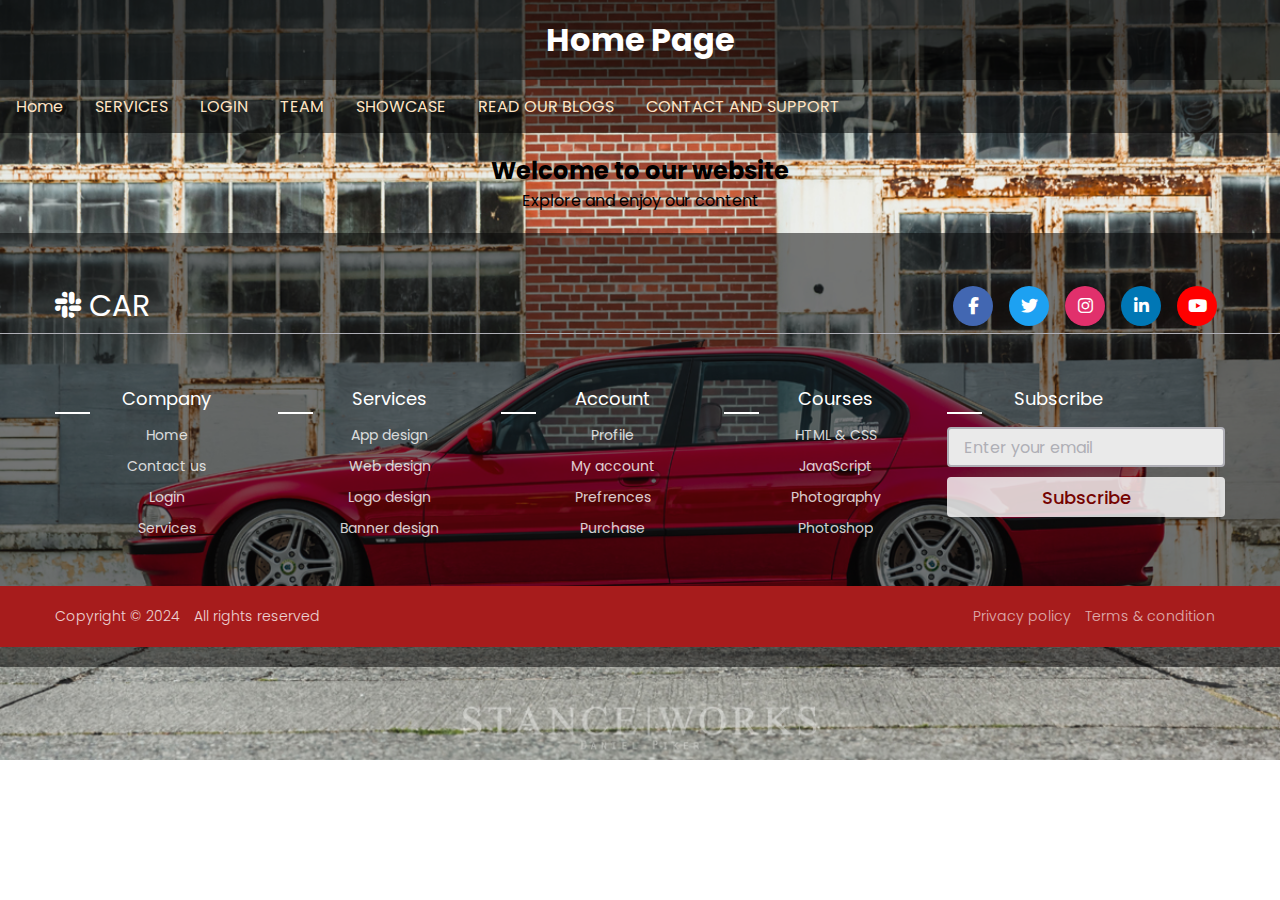
<file: index.html>
<!DOCTYPE html>
<html lang="en">
<head>
    <meta charset="UTF-8">
    <meta name="viewport" content="width=device-width, initial-scale=1.0">
    <title>Home page</title>
    <link rel='stylesheet' href='https://cdnjs.cloudflare.com/ajax/libs/font-awesome/6.4.2/css/all.min.css'><link rel="stylesheet" href="style footer.css">

    <style>
        body {
            font-family: Arial, sans-serif;
            margin: 0;
            padding: 0;
            background-image: url('bwm.jpg');
            background-size:cover;
            background-position: center;
            background-repeat: no-repeat;
            color: #fff;
            position: relative;
        }
        
        header {
            background-color: rgba(0, 0, 0, 0.7);
            padding: 1em;
            text-align: center;
            color: white;
        }
        
        nav {
            background-color: rgba(0, 0, 0, 0.5);
            overflow: hidden;
        }
        
        nav a {
            float: left;
            display: block;
            color: bisque;
            text-align: center;
            padding: 14px 16px;
            text-decoration: wavy;
            transition: background-color 0.3s; /* Added smooth transition effect */
        }
        
        nav a:hover {
            background-color: rgba(255, 255, 255, 0.2); /* Set a transparent background on hover */
            color: white;
        }
        
        img.logo {
            width: 100px;
            height: 50px;
            margin-right: 10px;
        }
        
        img.banner {
            width: 100%;
            height: auto;
        }
        
        .welcome-container {
            text-align: center;
            padding: 20px;
        }
        
    </style>
</head>
<body>
   
    <header>
        <div>
           
            <h1>Home Page</h1>
        </div>
    </header>
    
    <nav>
        <a href="index.html">Home </a>
        <a href="services.html">SERVICES</a>
        <a href="login.html">LOGIN</a>
        <a href="team.html">TEAM</a>
        <a href="showcase.html">SHOWCASE</a>
        <a href="readandblog.html">READ OUR BLOGS</a>
        <a href="contact.html">CONTACT AND SUPPORT</a>
    </nav>
    
    <div class="welcome-container">
        <h2 style="color: black;">Welcome to our website</h2>
        <p style="color: black;">Explore and enjoy our content</p>
        
    </div>
<div>
    <!-- partial:index.partial.html -->
<footer>
    <div class="content">
      <div class="top">
        <div class="logo-details">
          <i class="fab fa-slack"></i>
          <span class="logo_name">CAR</span>
        </div>
        <div class="media-icons">
          <a href="#"><i class="fab fa-facebook-f"></i></a>
          <a href="#"><i class="fab fa-twitter"></i></a>
          <a href="#"><i class="fab fa-instagram"></i></a>
          <a href="#"><i class="fab fa-linkedin-in"></i></a>
          <a href="#"><i class="fab fa-youtube"></i></a>
        </div>
      </div>
      <div class="link-boxes">
        <ul class="box">
            <li class="link_name">Company</li>
          <li><a href="index.html">Home</a></li>
          <li><a href="contact.html">Contact us</a></li>
          <li><a href="login.html">Login </a></li>
          <li><a href="services.html">Services</a></li>
        </ul>
        <ul class="box">
          <li class="link_name">Services</li>
          <li><a href="#">App design</a></li>
          <li><a href="#">Web design</a></li>
          <li><a href="#">Logo design</a></li>
          <li><a href="#">Banner design</a></li>
        </ul>
        <ul class="box">
          <li class="link_name">Account</li>
          <li><a href="#">Profile</a></li>
          <li><a href="#">My account</a></li>
          <li><a href="#">Prefrences</a></li>
          <li><a href="#">Purchase</a></li>
        </ul>
        <ul class="box">
          <li class="link_name">Courses</li>
          <li><a href="#">HTML & CSS</a></li>
          <li><a href="#">JavaScript</a></li>
          <li><a href="#">Photography</a></li>
          <li><a href="#">Photoshop</a></li>
        </ul>
        <ul class="box input-box">
          <li class="link_name">Subscribe</li>
          <li><input type="text" placeholder="Enter your email"></li>
          <li><input type="button" value="Subscribe"></li>
        </ul>
      </div>
    </div>
    <div class="bottom-details">
      <div class="bottom_text">
        <span class="copyright_text">Copyright © 2024 <a href="#"> </a>All rights reserved</span>
        <span class="policy_terms">
          <a href="#">Privacy policy</a>
          <a href="#">Terms & condition</a>
        </span>
      </div>
    </div>
  </footer>
</div>    
</body>
</html>
</file>
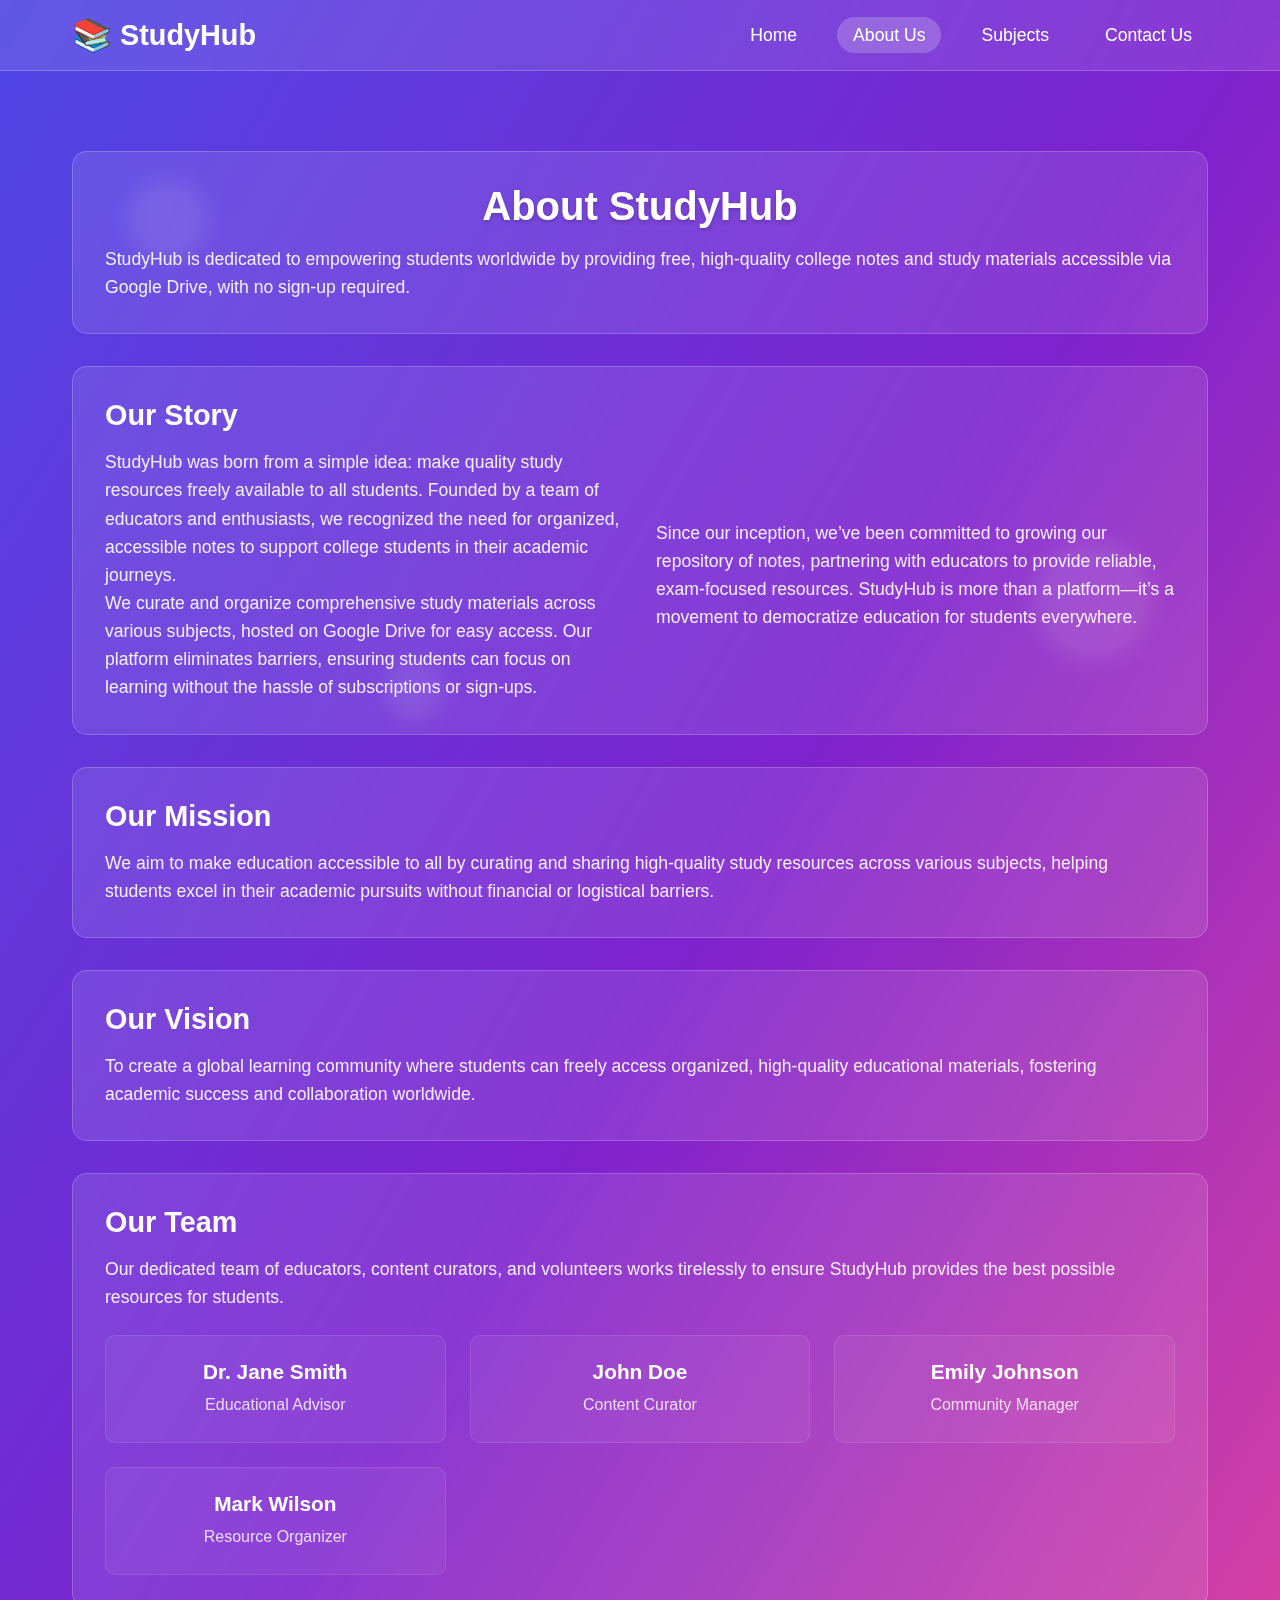
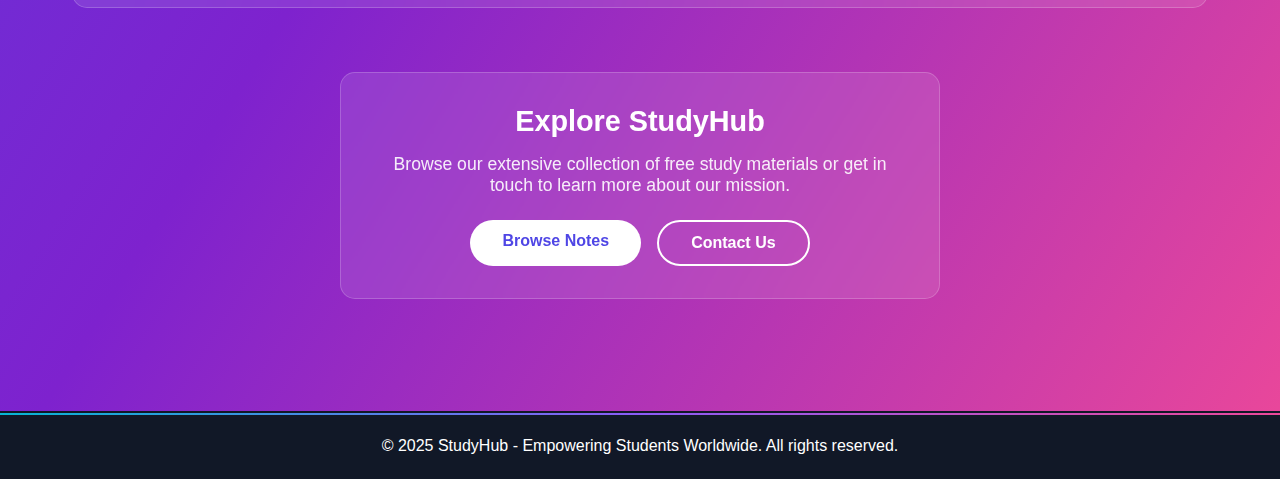
<file: about.html>
<!DOCTYPE html>
<html lang="en">
<head>
    <meta charset="UTF-8">
    <meta name="viewport" content="width=device-width, initial-scale=1.0">
    <meta name="description" content="Learn about StudyHub's mission, vision, and team, dedicated to providing free college notes and study materials.">
    <meta name="keywords" content="about studyhub, college notes, study materials, mission, vision">
    <meta name="author" content="StudyHub">
    <title>About Us - StudyHub</title>
    <style>
        * {
            margin: 0;
            padding: 0;
            box-sizing: border-box;
            font-family: 'Arial', sans-serif;
        }

        body {
            background: linear-gradient(to bottom right, #4f46e5, #7e22ce, #ec4899);
            color: #fff;
            min-height: 100vh;
            overflow-x: hidden;
        }

        /* Floating Background Elements */
        .floating-shapes {
            position: fixed;
            inset: 0;
            pointer-events: none;
            z-index: -10;
        }

        .floating-shapes div {
            position: absolute;
            background: rgba(255, 255, 255, 0.1);
            border-radius: 50%;
            animation: float 6s ease-in-out infinite;
        }

        .shape1 { top: 20%; left: 10%; width: 80px; height: 80px; }
        .shape2 { top: 60%; right: 10%; width: 120px; height: 120px; animation-delay: 2s; }
        .shape3 { bottom: 20%; left: 30%; width: 60px; height: 60px; animation-delay: 4s; }

        @keyframes float {
            0%, 100% { transform: translateY(0); }
            50% { transform: translateY(-20px); }
        }

        /* Header */
        header {
            position: sticky;
            top: 0;
            background: rgba(255, 255, 255, 0.1);
            backdrop-filter: blur(10px);
            border-bottom: 1px solid rgba(255, 255, 255, 0.2);
            z-index: 50;
        }

        .nav-container {
            max-width: 1200px;
            margin: 0 auto;
            padding: 1rem 2rem;
            display: flex;
            justify-content: space-between;
            align-items: center;
        }

        .logo {
            font-size: 1.8rem;
            font-weight: bold;
            color: #fff;
            display: flex;
            align-items: center;
            gap: 0.5rem;
            text-decoration: none;
        }

        .logo span {
            font-size: 2rem;
        }

        .nav-links {
            display: flex;
            gap: 1.5rem;
            list-style: none;
        }

        .nav-links a {
            color: #fff;
            text-decoration: none;
            font-size: 1.1rem;
            padding: 0.5rem 1rem;
            border-radius: 9999px;
            transition: background 0.3s;
        }

        .nav-links a:hover, .nav-links a.active {
            background: rgba(255, 255, 255, 0.2);
        }

        .hamburger {
            display: none;
            font-size: 1.5rem;
            cursor: pointer;
            color: #fff;
        }

        /* About Sections */
        .about {
            max-width: 1200px;
            margin: 3rem auto;
            padding: 2rem;
        }

        .about-section {
            background: rgba(255, 255, 255, 0.1);
            backdrop-filter: blur(10px);
            border: 1px solid rgba(255, 255, 255, 0.2);
            border-radius: 15px;
            padding: 2rem;
            margin-bottom: 2rem;
            animation: fadeIn 1s ease-out;
        }

        @keyframes fadeIn {
            from { opacity: 0; transform: translateY(20px); }
            to { opacity: 1; transform: translateY(0); }
        }

        .about-section h1 {
            font-size: 2.5rem;
            font-weight: bold;
            margin-bottom: 1rem;
            text-shadow: 0 2px 4px rgba(0, 0, 0, 0.2);
            text-align: center;
        }

        .about-section h2 {
            font-size: 1.8rem;
            font-weight: bold;
            margin-bottom: 1rem;
            color: #fff;
        }

        .about-section p {
            font-size: 1.1rem;
            line-height: 1.6;
            opacity: 0.9;
        }

        .story-grid {
            display: grid;
            grid-template-columns: repeat(auto-fit, minmax(300px, 1fr));
            gap: 2rem;
            align-items: center;
        }

        .team-grid {
            display: grid;
            grid-template-columns: repeat(auto-fit, minmax(250px, 1fr));
            gap: 1.5rem;
            margin-top: 1.5rem;
        }

        .team-member {
            background: rgba(255, 255, 255, 0.05);
            border: 1px solid rgba(255, 255, 255, 0.1);
            border-radius: 10px;
            padding: 1.5rem;
            text-align: center;
            transition: transform 0.3s, box-shadow 0.3s;
        }

        .team-member:hover {
            transform: translateY(-5px);
            box-shadow: 0 10px 20px rgba(0, 0, 0, 0.2);
        }

        .team-member h3 {
            font-size: 1.3rem;
            margin-bottom: 0.5rem;
        }

        .team-member p {
            font-size: 1rem;
            opacity: 0.8;
        }

        /* CTA Section */
        .cta-section {
            text-align: center;
            padding: 2rem;
        }

        .cta-content {
            background: rgba(255, 255, 255, 0.1);
            backdrop-filter: blur(10px);
            border: 1px solid rgba(255, 255, 255, 0.2);
            border-radius: 15px;
            padding: 2rem;
            max-width: 600px;
            margin: 0 auto;
        }

        .cta-content h2 {
            font-size: 1.8rem;
            margin-bottom: 1rem;
        }

        .cta-content p {
            font-size: 1.1rem;
            margin-bottom: 1.5rem;
            opacity: 0.9;
        }

        .cta-buttons {
            display: flex;
            gap: 1rem;
            justify-content: center;
            flex-wrap: wrap;
        }

        .btn {
            padding: 0.75rem 2rem;
            border: none;
            border-radius: 9999px;
            font-weight: bold;
            text-decoration: none;
            cursor: pointer;
            transition: transform 0.3s, box-shadow 0.3s;
        }

        .btn-primary {
            background: #fff;
            color: #4f46e5;
        }

        .btn-secondary {
            background: transparent;
            color: #fff;
            border: 2px solid #fff;
        }

        .btn:hover {
            transform: translateY(-3px);
            box-shadow: 0 4px 8px rgba(0, 0, 0, 0.2);
        }

        /* Footer */
        footer {
            background: #111827;
            color: #fff;
            text-align: center;
            padding: 1.5rem;
            border-top: 2px solid transparent;
            background-image: linear-gradient(to right, #06b6d4, #8b5cf6, #ec4899);
            background-size: 100% 2px;
            background-repeat: no-repeat;
            background-position: top;
        }

        /* Responsive Design */
        @media (max-width: 768px) {
            .hamburger {
                display: block;
            }

            .nav-links {
                display: none;
                flex-direction: column;
                position: absolute;
                top: 60px;
                left: 0;
                width: 100%;
                background: rgba(255, 255, 255, 0.1);
                backdrop-filter: blur(10px);
                padding: 1rem;
            }

            .nav-links.active {
                display: flex;
            }

            .about-section h1 {
                font-size: 2rem;
            }

            .about-section h2 {
                font-size: 1.5rem;
            }

            .about-section p {
                font-size: 1rem;
            }

            .story-grid {
                grid-template-columns: 1fr;
            }

            .cta-content {
                padding: 1.5rem;
            }

            .cta-buttons {
                flex-direction: column;
                align-items: center;
            }
        }
    </style>
</head>
<body>
    <!-- Floating Background Elements -->
    <div class="floating-shapes">
        <div class="shape1"></div>
        <div class="shape2"></div>
        <div class="shape3"></div>
    </div>

    <!-- Header -->
    <header>
        <nav class="nav-container">
            <a href="index.html" class="logo" aria-label="StudyHub logo">
                <span aria-hidden="true">📚</span> StudyHub
            </a>
            <ul class="nav-links" id="nav-links">
                <li><a href="index.html">Home</a></li>
                <li><a href="about.html" class="active">About Us</a></li>
                <li><a href="subjects.html">Subjects</a></li>
                <li><a href="contact.html">Contact Us</a></li>
            </ul>
            <div class="hamburger" id="hamburger">☰</div>
        </nav>
    </header>

    <!-- About Sections -->
    <main>
        <section class="about">
            <div class="about-section">
                <h1>About StudyHub</h1>
                <p>StudyHub is dedicated to empowering students worldwide by providing free, high-quality college notes and study materials accessible via Google Drive, with no sign-up required.</p>
            </div>

            <div class="about-section">
                <h2>Our Story</h2>
                <div class="story-grid">
                    <div class="story-content">
                        <p>StudyHub was born from a simple idea: make quality study resources freely available to all students. Founded by a team of educators and enthusiasts, we recognized the need for organized, accessible notes to support college students in their academic journeys.</p>
                        <p>We curate and organize comprehensive study materials across various subjects, hosted on Google Drive for easy access. Our platform eliminates barriers, ensuring students can focus on learning without the hassle of subscriptions or sign-ups.</p>
                    </div>
                    <div class="story-content">
                        <p>Since our inception, we’ve been committed to growing our repository of notes, partnering with educators to provide reliable, exam-focused resources. StudyHub is more than a platform—it’s a movement to democratize education for students everywhere.</p>
                    </div>
                </div>
            </div>

            <div class="about-section">
                <h2>Our Mission</h2>
                <p>We aim to make education accessible to all by curating and sharing high-quality study resources across various subjects, helping students excel in their academic pursuits without financial or logistical barriers.</p>
            </div>

            <div class="about-section">
                <h2>Our Vision</h2>
                <p>To create a global learning community where students can freely access organized, high-quality educational materials, fostering academic success and collaboration worldwide.</p>
            </div>

            <div class="about-section">
                <h2>Our Team</h2>
                <p>Our dedicated team of educators, content curators, and volunteers works tirelessly to ensure StudyHub provides the best possible resources for students.</p>
                <div class="team-grid">
                    <div class="team-member">
                        <h3>Dr. Jane Smith</h3>
                        <p>Educational Advisor</p>
                    </div>
                    <div class="team-member">
                        <h3>John Doe</h3>
                        <p>Content Curator</p>
                    </div>
                    <div class="team-member">
                        <h3>Emily Johnson</h3>
                        <p>Community Manager</p>
                    </div>
                    <div class="team-member">
                        <h3>Mark Wilson</h3>
                        <p>Resource Organizer</p>
                    </div>
                </div>
            </div>

            <div class="cta-section">
                <div class="cta-content">
                    <h2>Explore StudyHub</h2>
                    <p>Browse our extensive collection of free study materials or get in touch to learn more about our mission.</p>
                    <div class="cta-buttons">
                        <a href="subjects.html" class="btn btn-primary">Browse Notes</a>
                        <a href="contact.html" class="btn btn-secondary">Contact Us</a>
                    </div>
                </div>
            </div>
        </section>
    </main>

    <!-- Footer -->
    <footer>
        <p>© 2025 StudyHub - Empowering Students Worldwide. All rights reserved.</p>
    </footer>

    <script>
        // Hamburger Menu Toggle
        const hamburger = document.getElementById('hamburger');
        const navLinks = document.getElementById('nav-links');

        hamburger.addEventListener('click', () => {
            navLinks.classList.toggle('active');
        });
    </script>
</body>
</html>
</file>
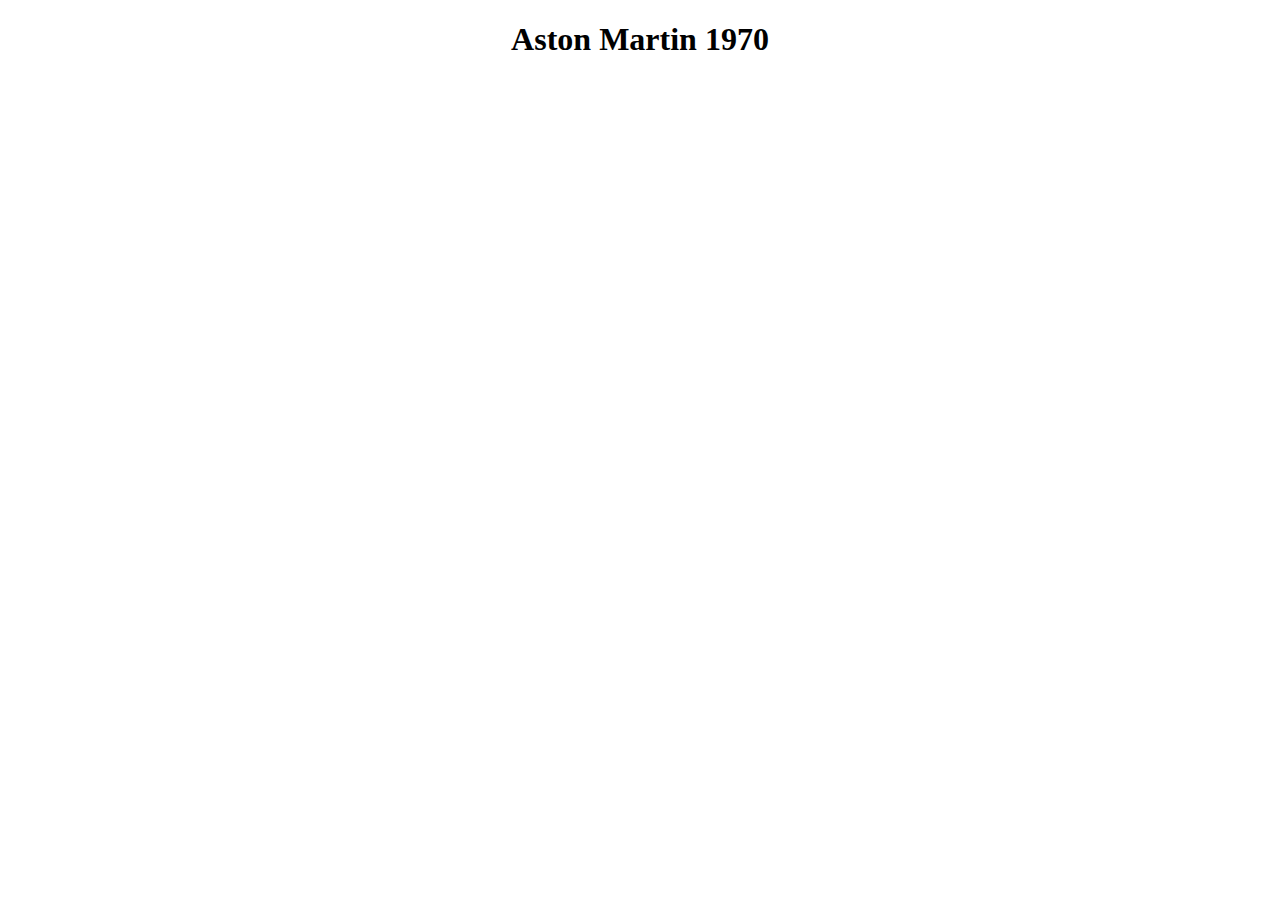
<file: Aston Martin.html>
<!DOCTYPE html>
<html lang="en">
<head>
    <meta charset="UTF-8">
    <meta name="viewport" content="width=<device-width>, initial-scale=1.0">
    <title>Document</title>
</head>
<body>
    <h1 align="center">Aston Martin 1970 </h1>
</body>
</html>
</file>
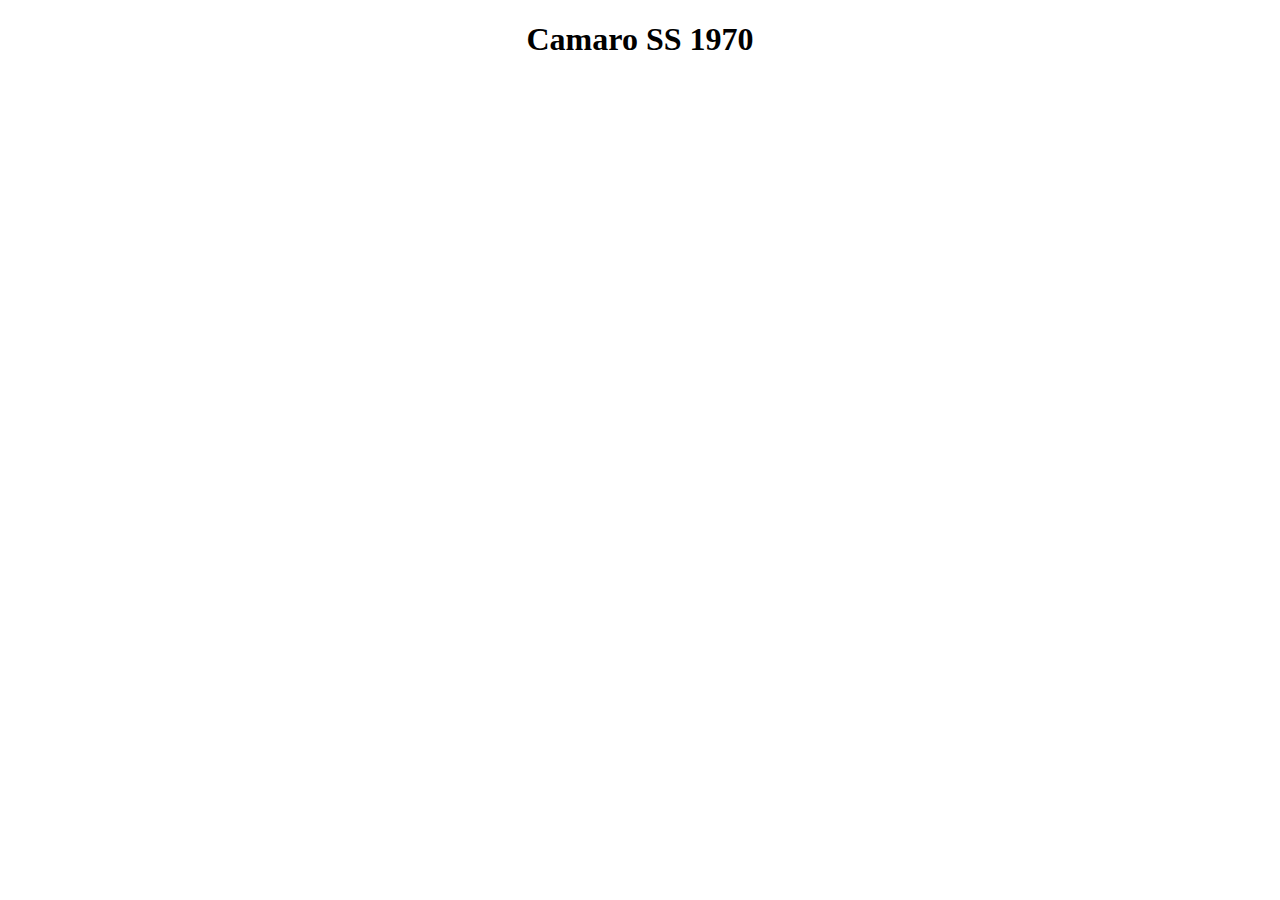
<file: camaro ss.html>
<!DOCTYPE html>
<html lang="en">
<head>
    <meta charset="UTF-8">
    <meta name="viewport" content="width=<device-width>, initial-scale=1.0">
    <title>Document</title>
</head>
<body>
    <h1 align="center">Camaro SS 1970</h1>
</body>
</html>
</file>
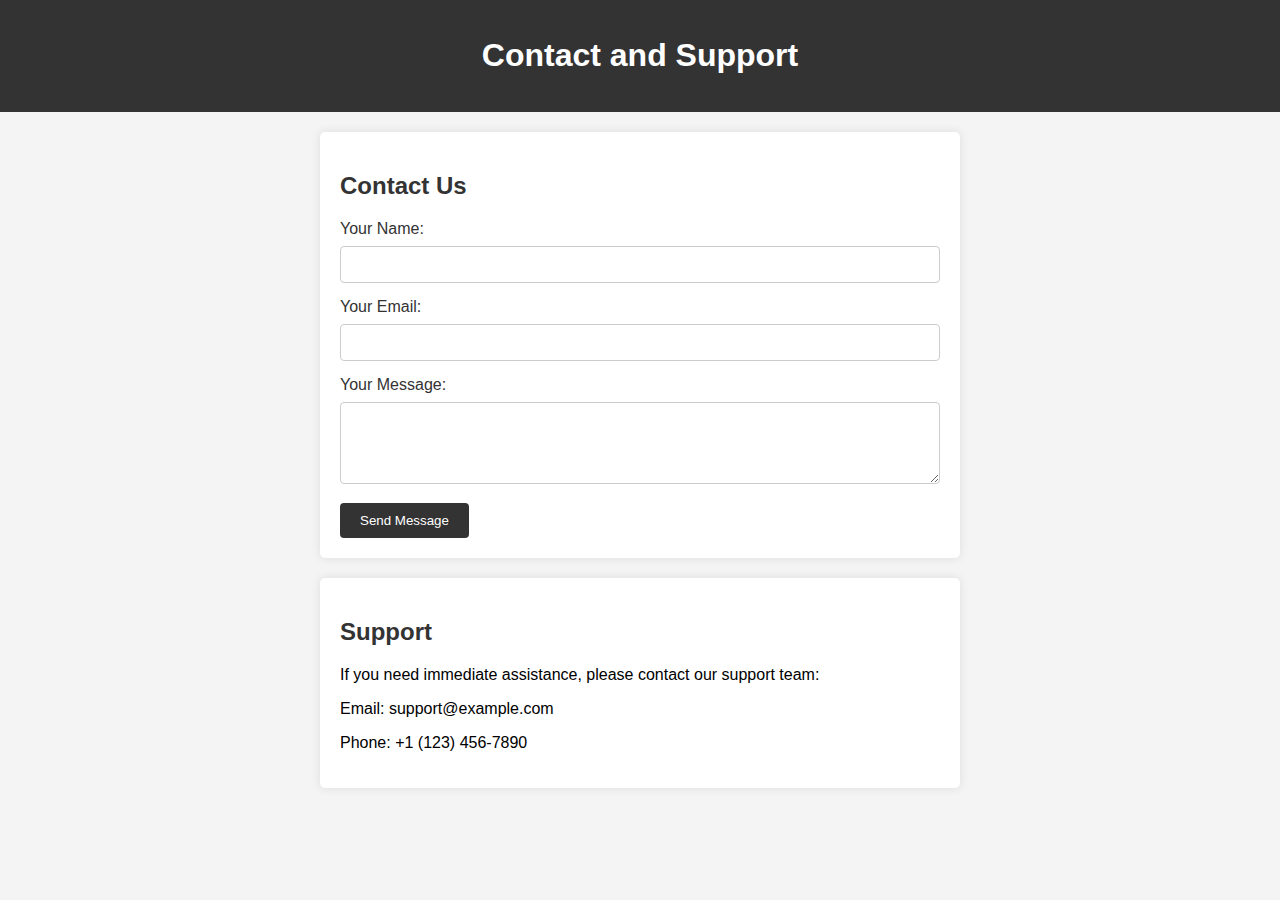
<file: contact.html>
<!DOCTYPE html>
<html lang="en">
<head>
    <meta charset="UTF-8">
    <meta name="viewport" content="width=device-width, initial-scale=1.0">
    <title>Contact and Support</title>
    
    <style>
        body {
            font-family: Arial, sans-serif;
            margin: 0;
            padding: 0;
            background-color: #f4f4f4;
            background-image: url("https://www.lakeforest.edu/Public/Title_IX/Images/Art%20and%20Photos%20for%20the%20website/helpandsupport.jpg");
        }

        header {
            background-color: #333;
            padding: 1em;
            text-align: center;
            color: white;
        }

        h2 {
            color: #333;
        }

        .contact-form {
            max-width: 600px;
            margin: 20px auto;
            padding: 20px;
            background-color: #fff;
            border-radius: 5px;
            box-shadow: 0 0 10px rgba(0, 0, 0, 0.1);
        }

        label {
            display: block;
            margin-bottom: 8px;
            color: #333;
        }

        input, textarea {
            width: 100%;
            padding: 10px;
            margin-bottom: 15px;
            box-sizing: border-box;
            border: 1px solid #ccc;
            border-radius: 4px;
        }

        button {
            background-color: #333;
            color: white;
            padding: 10px 20px;
            border: none;
            border-radius: 4px;
            cursor: pointer;
        }

        button:hover {
            background-color: #555;
        }
    </style>
</head>
<body>
    <header>
        <h1>Contact and Support</h1>
    </header>

    <div class="contact-form">
        <h2>Contact Us</h2>
        <form action="#" method="post">
            <label for="name">Your Name:</label>
            <input type="text" id="name" name="name" required>

            <label for="email">Your Email:</label>
            <input type="email" id="email" name="email" required>

            <label for="message">Your Message:</label>
            <textarea id="message" name="message" rows="4" required></textarea>

            <button type="submit">Send Message</button>
        </form>
    </div>

    <div class="contact-form">
        <h2>Support</h2>
        <p>If you need immediate assistance, please contact our support team:</p>
        <p>Email: support@example.com</p>
        <p>Phone: +1 (123) 456-7890</p>
    </div>
</body>
</html>
</file>
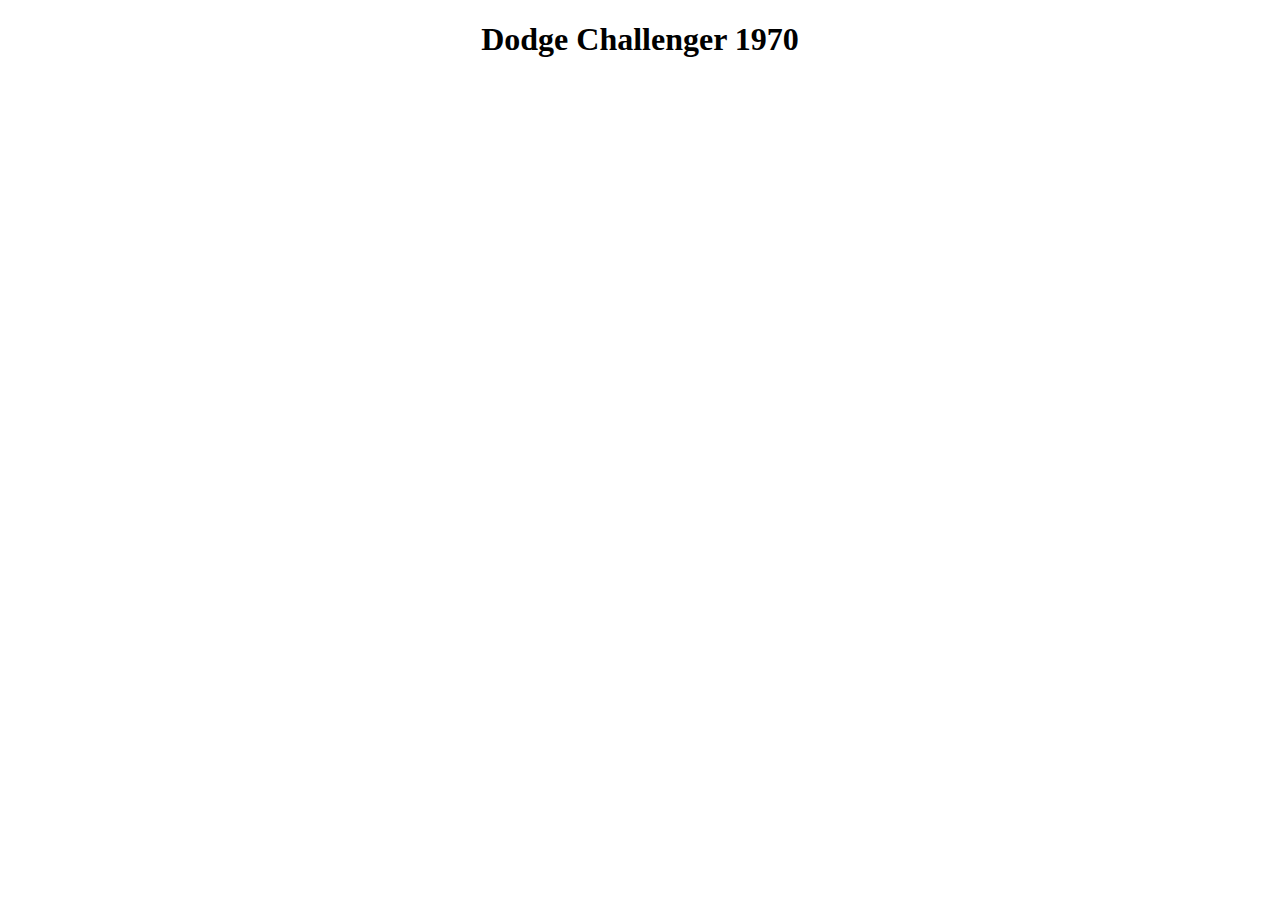
<file: dodge challenger.html>
<!DOCTYPE html>
<html lang="en">
<head>
    <meta charset="UTF-8">
    <meta name="viewport" content="width=device-width, initial-scale=1.0">
    <title>Document</title>
</head>
<body>
    <h1 align="center">Dodge Challenger 1970</h1>
</body>
</html>
</file>
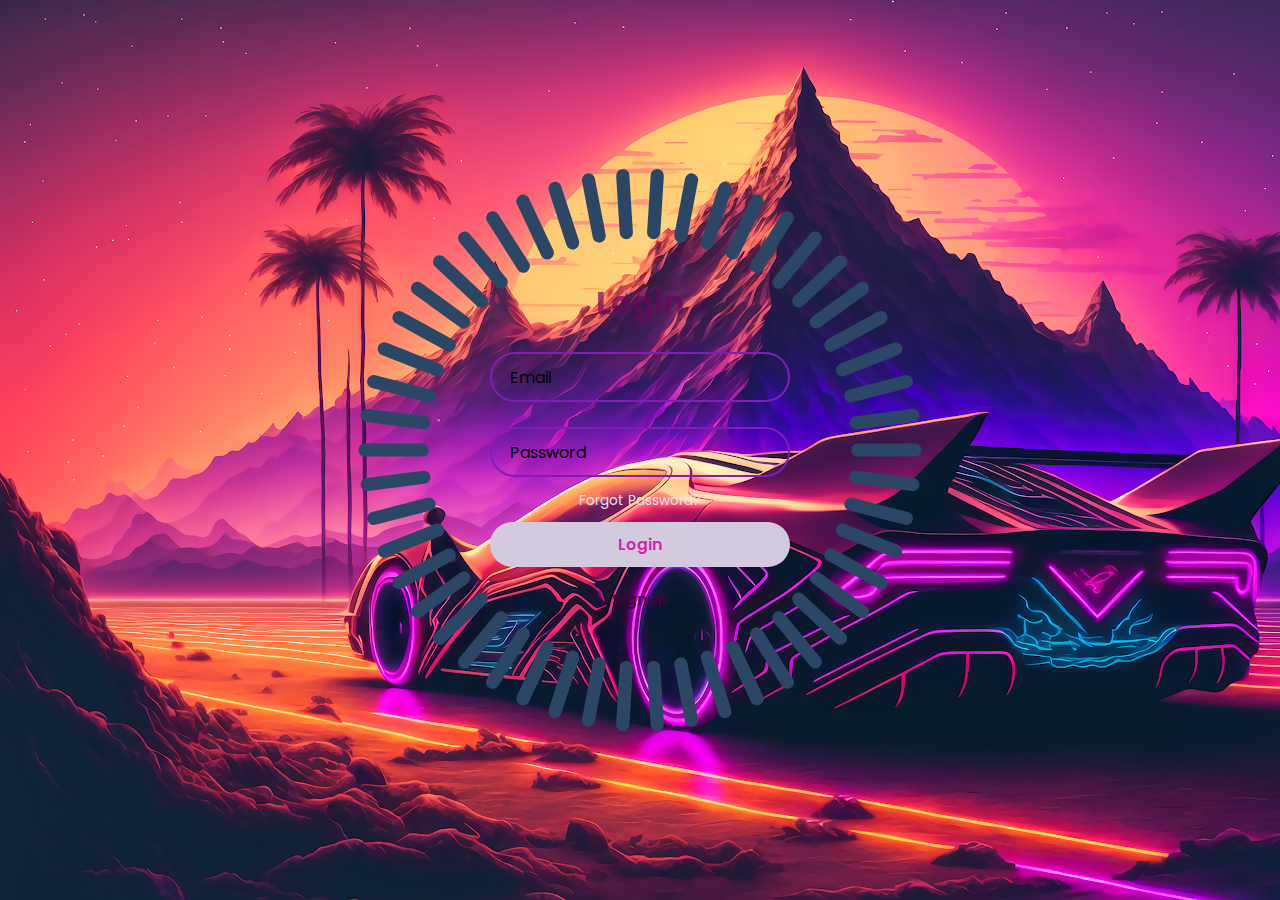
<file: login.html>
<!DOCTYPE html>
<html lang="en" >
<head>
  <meta charset="UTF-8">
  <title> Login form</title>
  <link rel="stylesheet" href="style login.css">

</head>
<body style="background-image: -webkit-image-set('future.png');">
<!-- partial:index.partial.html -->
<div class="container">
  <div class="login-box">
    <h2>Login</h2>
    <form action="#">
      <div class="input-box">
        <input type="email" required>
        <label>Email</label>
      </div>
      <div class="input-box">
        <input type="password" required>
        <label>Password</label>
      </div>
      <div class="forgot-password">
        <a href="#">Forgot Password?</a>
      </div>
      <button type="submit" class="btn">Login</button>
      <div class="signup-link">
        <a href="signup.html">Signup</a>
      </div>
    </form>
  </div>

  <span style="--i:0;"></span>
  <span style="--i:1;"></span>
  <span style="--i:2;"></span>
  <span style="--i:3;"></span>
  <span style="--i:4;"></span>
  <span style="--i:5;"></span>
  <span style="--i:6;"></span>
  <span style="--i:7;"></span>
  <span style="--i:8;"></span>
  <span style="--i:9;"></span>
  <span style="--i:10;"></span>
  <span style="--i:11;"></span>
  <span style="--i:12;"></span>
  <span style="--i:13;"></span>
  <span style="--i:14;"></span>
  <span style="--i:15;"></span>
  <span style="--i:16;"></span>
  <span style="--i:17;"></span>
  <span style="--i:18;"></span>
  <span style="--i:19;"></span>
  <span style="--i:20;"></span>
  <span style="--i:21;"></span>
  <span style="--i:22;"></span>
  <span style="--i:23;"></span>
  <span style="--i:24;"></span>
  <span style="--i:25;"></span>
  <span style="--i:26;"></span>
  <span style="--i:27;"></span>
  <span style="--i:28;"></span>
  <span style="--i:29;"></span>
  <span style="--i:30;"></span>
  <span style="--i:31;"></span>
  <span style="--i:32;"></span>
  <span style="--i:33;"></span>
  <span style="--i:34;"></span>
  <span style="--i:35;"></span>
  <span style="--i:36;"></span>
  <span style="--i:37;"></span>
  <span style="--i:38;"></span>
  <span style="--i:39;"></span>
  <span style="--i:40;"></span>
  <span style="--i:41;"></span>
  <span style="--i:42;"></span>
  <span style="--i:43;"></span>
  <span style="--i:44;"></span>
  <span style="--i:45;"></span>
  <span style="--i:46;"></span>
  <span style="--i:47;"></span>
  <span style="--i:48;"></span>
  <span style="--i:49;"></span>
</div>
<!-- partial -->
  
</body>
</html>
</file>
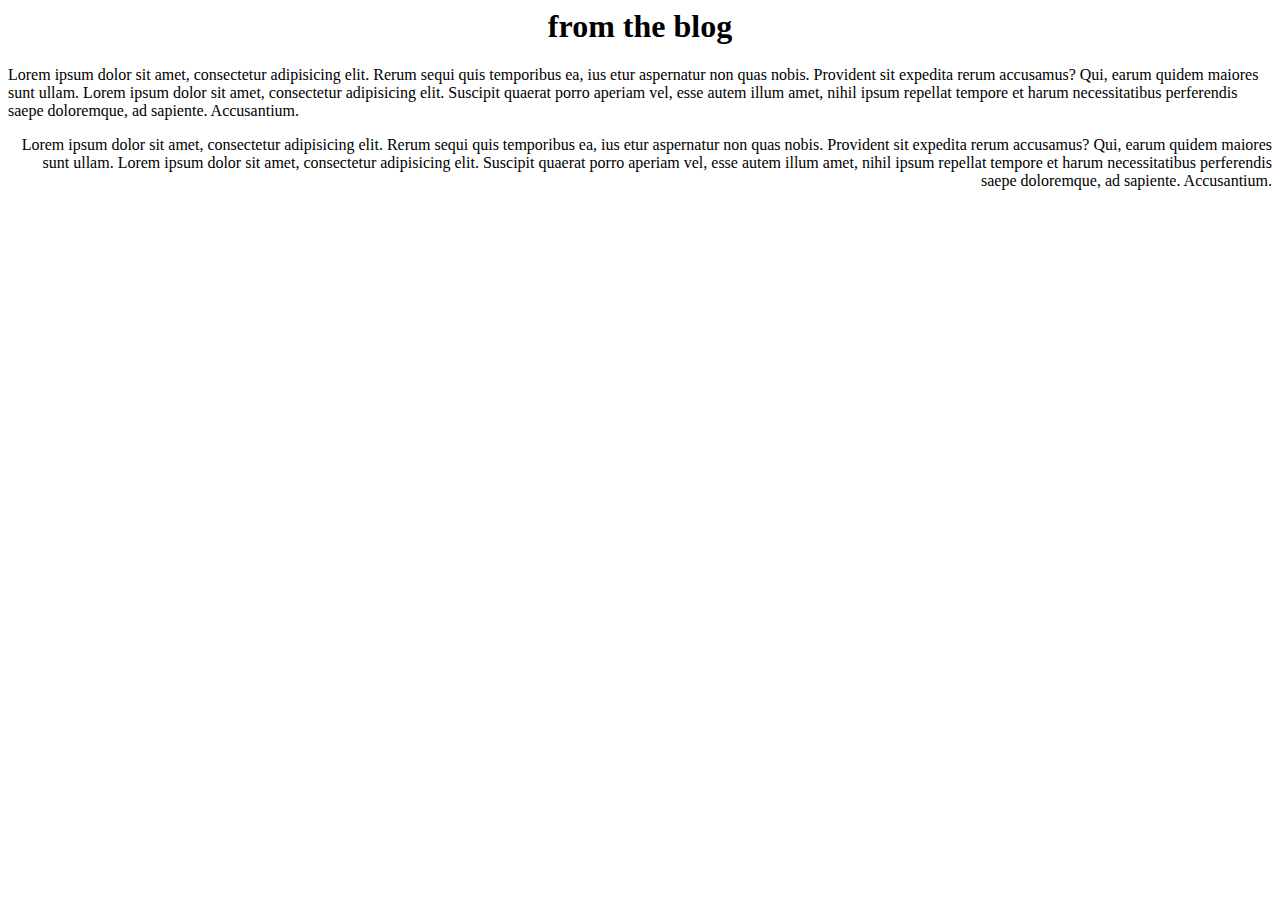
<file: readandblog.html>
<html>
<head>
<style>
h1 {text-align: center;}
</style>
</head>
<body>

<h1>from the blog</h1>
<p align="left"> 
    Lorem ipsum dolor sit amet, consectetur adipisicing elit. Rerum sequi quis temporibus ea, ius etur aspernatur non quas nobis. Provident sit expedita rerum accusamus? Qui, earum quidem maiores sunt ullam. Lorem ipsum dolor sit amet, consectetur adipisicing elit. Suscipit quaerat porro aperiam vel, esse autem illum amet, nihil ipsum repellat tempore et harum necessitatibus perferendis saepe doloremque, ad sapiente. Accusantium. 
</p>
<p align="RIGHT">
    Lorem ipsum dolor sit amet, consectetur adipisicing elit. Rerum sequi quis temporibus ea, ius etur aspernatur non quas nobis. Provident sit expedita rerum accusamus? Qui, earum quidem maiores sunt ullam. Lorem ipsum dolor sit amet, consectetur adipisicing elit. Suscipit quaerat porro aperiam vel, esse autem illum amet, nihil ipsum repellat tempore et harum necessitatibus perferendis saepe doloremque, ad sapiente. Accusantium. 
</p>


</body>
</html>
</file>
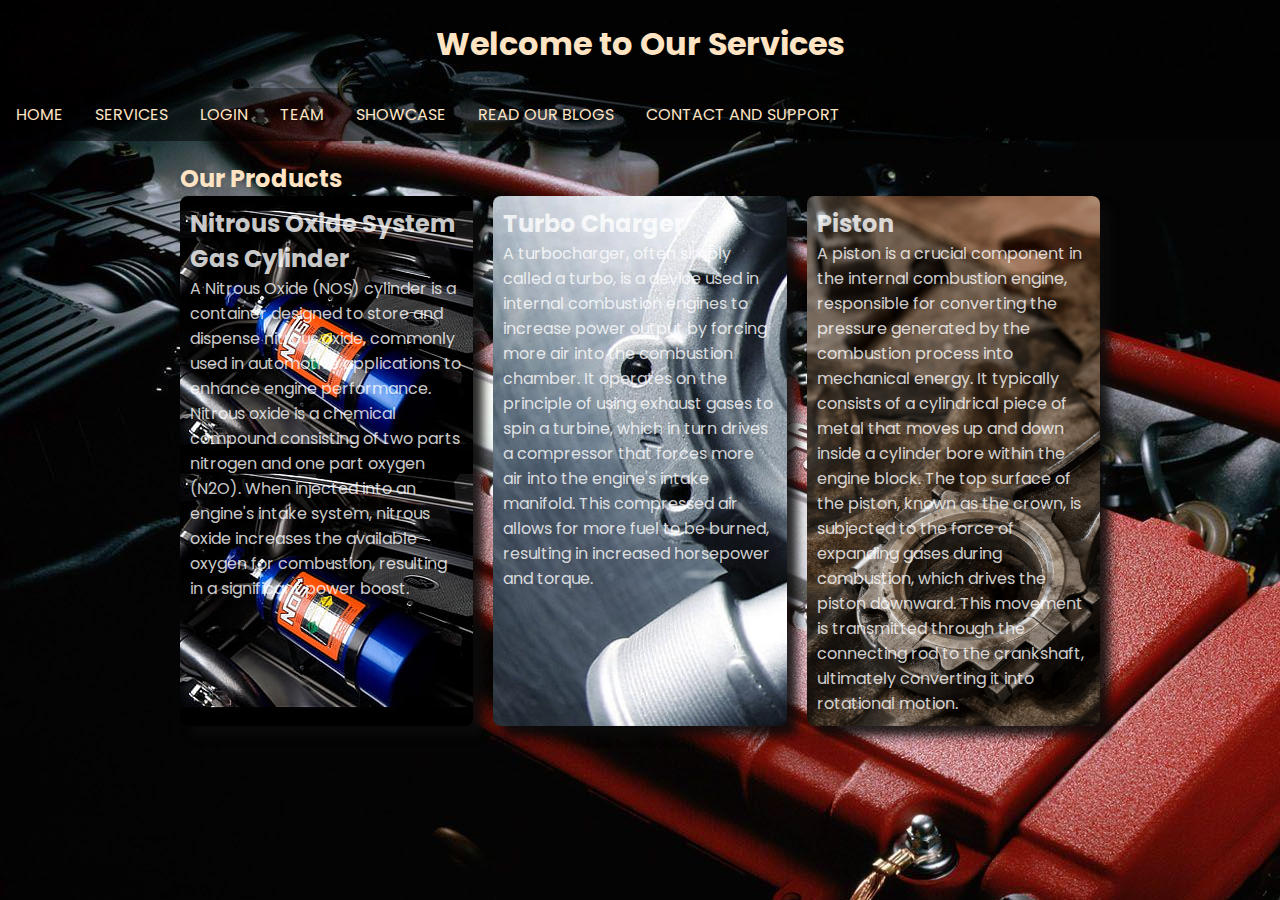
<file: services.html>
<!DOCTYPE html>
<html lang="en">
<head>
  <meta charset="UTF-8">
  <meta name="viewport" content="width=device-width, initial-scale=1.0">
  <title>Service Page</title>
  <link rel='stylesheet' href='https://cdnjs.cloudflare.com/ajax/libs/font-awesome/6.4.2/css/all.min.css'><link rel="stylesheet" href="style footer.css">

  <style>
    /* CSS code for styling */
    body {
      font-family: Arial, sans-serif;
      margin: 0;
      padding: 0;
      background-color: #f0f0f0;
      background-image: url("engine.jpg");
    }

    header {
      background-color: #00000048;
      color:bisque;
      padding: 20px;
      text-align: center;
    }

    h1 {
      margin: 0;
    }

    .container {
      max-width: 960px;
      margin: 20px auto;
      padding: 0 20px;
    }

    .product-list {
      display: grid;
      grid-template-columns: repeat(auto-fill, minmax(250px, 1fr));
      gap: 20px;
    }

    .product {
      background-color: #ffffff;
      padding: 10px;
      border-radius: 8px;
      box-shadow: 0 2px 4px rgba(0, 0, 0, 0.1);
      color: #ffffffcc;
     
   
    }

    .product h2 {
      margin-top: 0;
    }

    .product p {
      margin-bottom: 0;
    }
     
    nav {
            background-color: rgba(0, 0, 0, 0.5);
            overflow: hidden;
        }
        
        nav a {
            float: left;
            display: block;
            color: bisque;
            text-align: center;
            padding: 14px 16px;
            text-decoration: wavy;
            transition: background-color 0.3s; /* Added smooth transition effect */
        }
        
        nav a:hover {
            background-color: rgba(255, 255, 255, 0.2); /* Set a transparent background on hover */
            color: white;
        }
  </style>
</head>
<body>

  <header>
    <h1>Welcome to Our Services</h1>
  </header>
  <nav>
    <a href="index.html">HOME </a>
    <a href="services.html">SERVICES</a>
    <a href="login.html">LOGIN</a>
    <a href="team.html">TEAM</a>
    <a href="showcase.html">SHOWCASE</a>
    <a href="readandblog.html">READ OUR BLOGS</a>
    <a href="contact.html">CONTACT AND SUPPORT</a>
</nav>

  <div class="container" >
    <h2 style="color:bisque;">Our Products</h2>
    <div class="product-list">
      <div class="product" style="background-image: -webkit-image-set('nos.jpg');box-shadow: 10px 10px 10px rgba(12, 11, 11, 0.87);">
        <h2>Nitrous Oxide System Gas Cylinder </h2>
        <p>A Nitrous Oxide (NOS) cylinder is a container designed to store and dispense nitrous oxide, commonly used in automotive applications to enhance engine performance. Nitrous oxide is a chemical compound consisting of two parts nitrogen and one part oxygen (N2O). When injected into an engine's intake system, nitrous oxide increases the available oxygen for combustion, resulting in a significant power boost.</p>
      </div>
      <div class="product" style="background-image: -webkit-image-set('turbo.jpg');background-size:cover;box-shadow: 10px 10px 10px rgba(12, 11, 11, 0.87);">
        <h2>Turbo Charger</h2>
        <p>A turbocharger, often simply called a turbo, is a device used in internal combustion engines to increase power output by forcing more air into the combustion chamber. It operates on the principle of using exhaust gases to spin a turbine, which in turn drives a compressor that forces more air into the engine's intake manifold. This compressed air allows for more fuel to be burned, resulting in increased horsepower and torque. </p>
      </div>
      <div class="product-list">
        <div class="product" style="background-image: -webkit-image-set('piston.jpg');background-size:cover;box-shadow: 10px 10px 10px rgba(12, 11, 11, 0.87);">
          <h2>Piston</h2>
          <p>A piston is a crucial component in the internal combustion engine, responsible for converting the pressure generated by the combustion process into mechanical energy. It typically consists of a cylindrical piece of metal that moves up and down inside a cylinder bore within the engine block. The top surface of the piston, known as the crown, is subjected to the force of expanding gases during combustion, which drives the piston downward. This movement is transmitted through the connecting rod to the crankshaft, ultimately converting it into rotational motion.</p>
        </div>
    </div>
  </div>

</body>
</html>
</file>
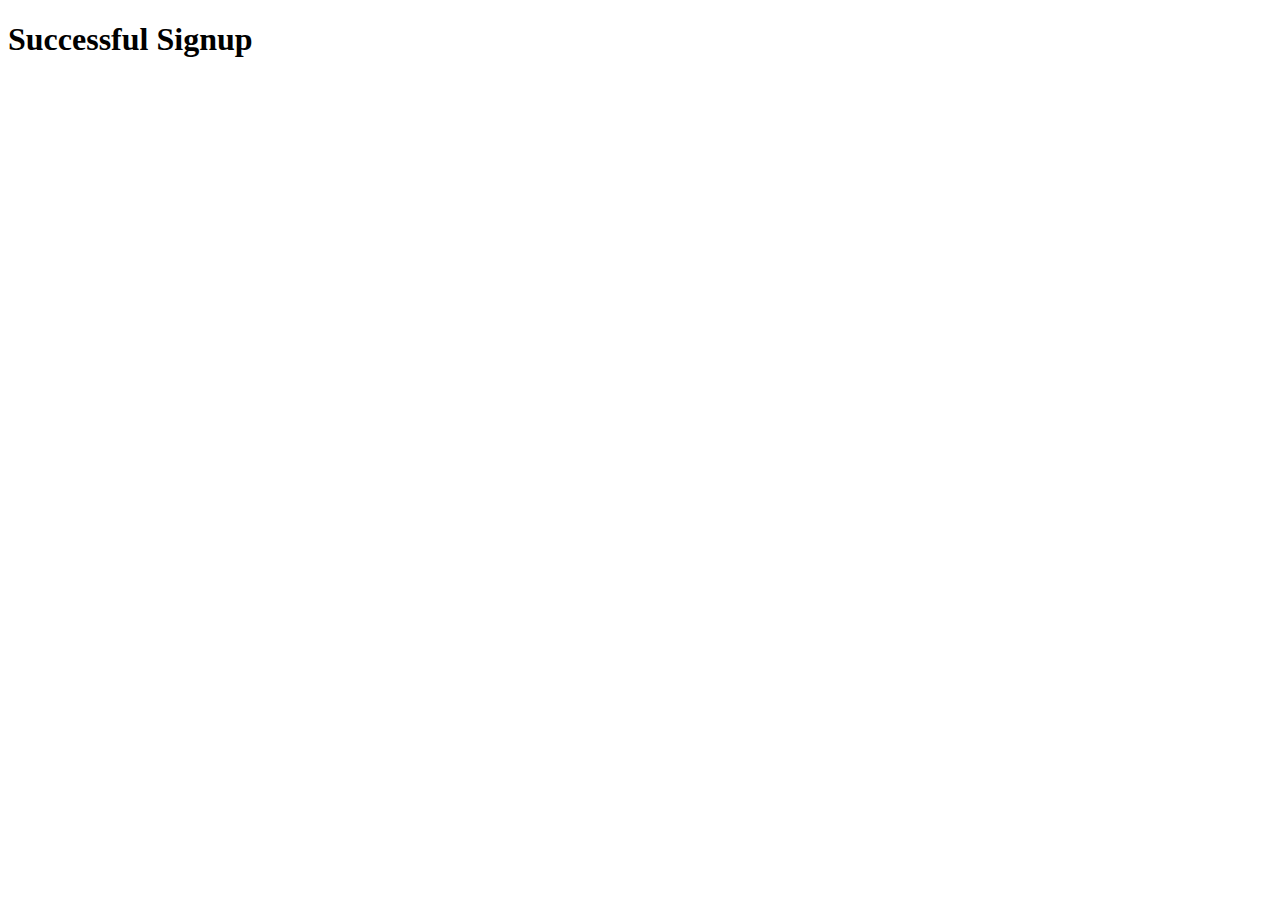
<file: signup.html>
<!DOCTYPE html>
<html lang="en">
<head>
    <meta charset="UTF-8">
    <meta name="viewport" content="width=<device-width>, initial-scale=1.0">
    <title>Document</title>
</head>
<body>
    <h1>Successful Signup</h1>
</body>
</html>
</file>
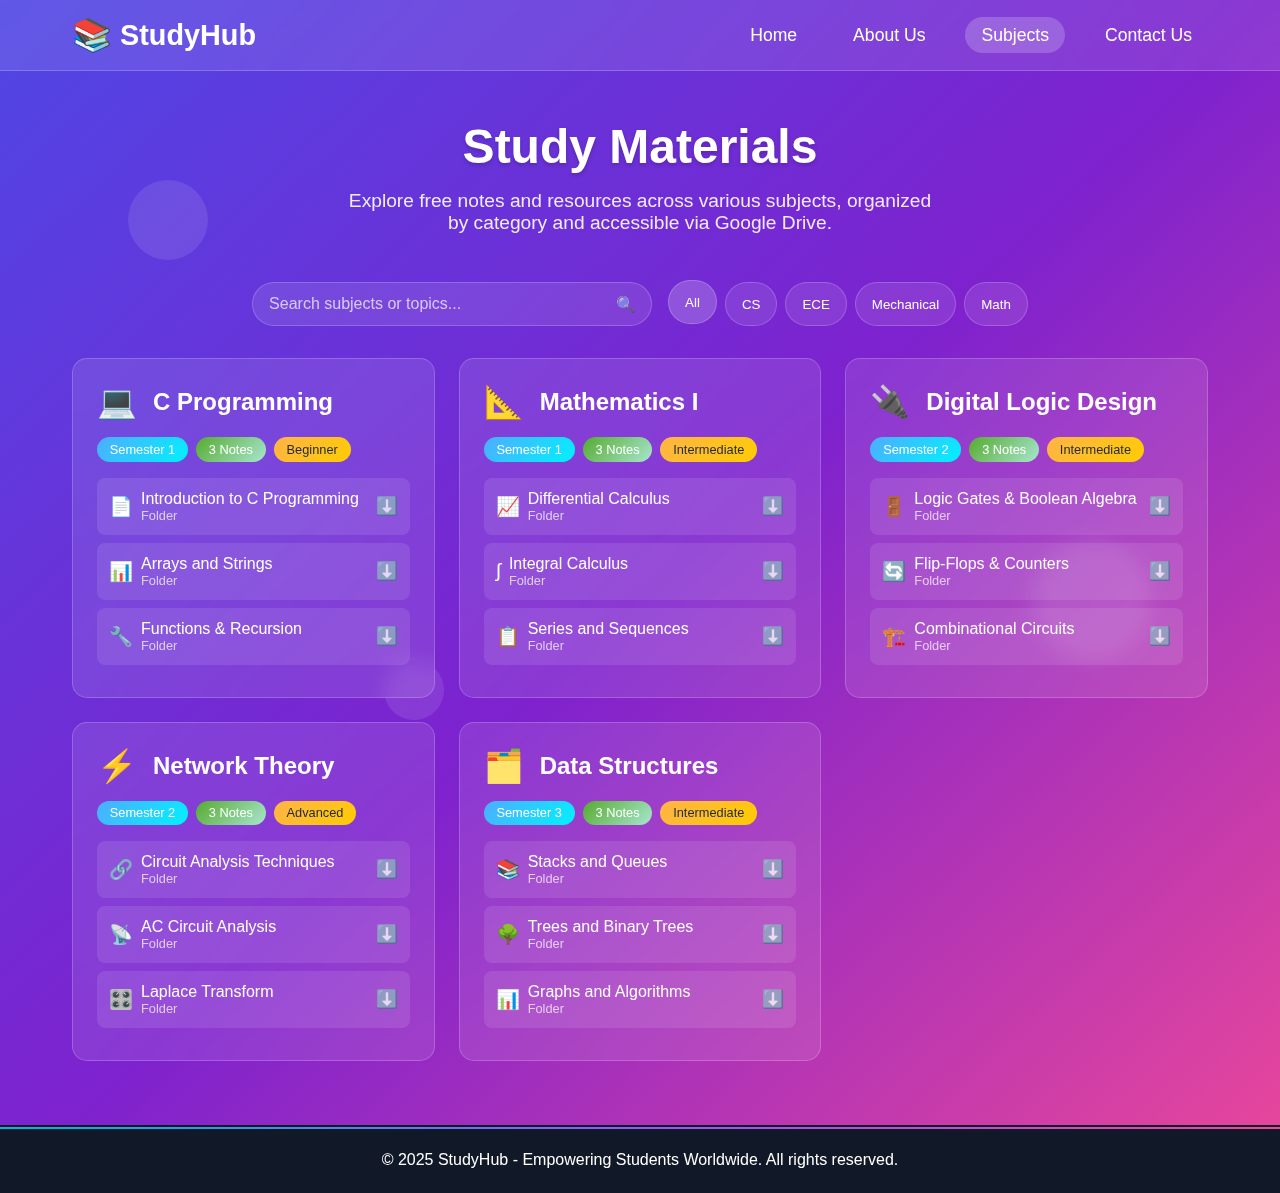
<file: subjects.html>
<!DOCTYPE html>
<html lang="en">
<head>
    <meta charset="UTF-8">
    <meta name="viewport" content="width=device-width, initial-scale=1.0">
    <meta name="description" content="Access free college notes and study materials by subject at StudyHub.">
    <meta name="keywords" content="college notes, study materials, subjects, student resources">
    <meta name="author" content="StudyHub">
    <title>Subjects - StudyHub</title>
    <style>
        * {
            margin: 0;
            padding: 0;
            box-sizing: border-box;
            font-family: 'Arial', sans-serif;
        }

        body {
            background: linear-gradient(to bottom right, #4f46e5, #7e22ce, #ec4899);
            color: #fff;
            min-height: 100vh;
            overflow-x: hidden;
        }

        /* Floating Background Elements */
        .floating-shapes {
            position: fixed;
            inset: 0;
            pointer-events: none;
            z-index: -10;
        }

        .floating-shapes div {
            position: absolute;
            background: rgba(255, 255, 255, 0.1);
            border-radius: 50%;
            animation: float 6s ease-in-out infinite;
        }

        .shape1 { top: 20%; left: 10%; width: 80px; height: 80px; }
        .shape2 { top: 60%; right: 10%; width: 120px; height: 120px; animation-delay: 2s; }
        .shape3 { bottom: 20%; left: 30%; width: 60px; height: 60px; animation-delay: 4s; }

        @keyframes float {
            0%, 100% { transform: translateY(0); }
            50% { transform: translateY(-20px); }
        }

        /* Header */
        header {
            position: sticky;
            top: 0;
            background: rgba(255, 255, 255, 0.1);
            backdrop-filter: blur(10px);
            border-bottom: 1px solid rgba(255, 255, 255, 0.2);
            z-index: 50;
        }

        .nav-container {
            max-width: 1200px;
            margin: 0 auto;
            padding: 1rem 2rem;
            display: flex;
            justify-content: space-between;
            align-items: center;
        }

        .logo {
            font-size: 1.8rem;
            font-weight: bold;
            color: #fff;
            display: flex;
            align-items: center;
            gap: 0.5rem;
            text-decoration: none;
        }

        .logo span {
            font-size: 2rem;
        }

        .nav-links {
            display: flex;
            gap: 1.5rem;
            list-style: none;
        }

        .nav-links a {
            color: #fff;
            text-decoration: none;
            font-size: 1.1rem;
            padding: 0.5rem 1rem;
            border-radius: 9999px;
            transition: background 0.3s;
        }

        .nav-links a:hover, .nav-links a.active {
            background: rgba(255, 255, 255, 0.2);
        }

        .hamburger {
            display: none;
            font-size: 1.5rem;
            cursor: pointer;
            color: #fff;
        }

        /* Hero Section */
        .hero {
            text-align: center;
            padding: 3rem 2rem;
            max-width: 1200px;
            margin: 0 auto;
        }

        .hero h1 {
            font-size: 3rem;
            font-weight: bold;
            margin-bottom: 1rem;
            text-shadow: 0 2px 4px rgba(0, 0, 0, 0.2);
        }

        .hero p {
            font-size: 1.2rem;
            opacity: 0.9;
            max-width: 600px;
            margin: 0 auto;
        }

        /* Controls Section */
        .controls {
            max-width: 1200px;
            margin: 0 auto 2rem;
            padding: 0 2rem;
            display: flex;
            gap: 1rem;
            flex-wrap: wrap;
            justify-content: center;
        }

        .search-box {
            flex: 1;
            max-width: 400px;
            position: relative;
        }

        .search-input {
            width: 100%;
            padding: 0.75rem 2.5rem 0.75rem 1rem;
            border: none;
            border-radius: 9999px;
            background: rgba(255, 255, 255, 0.1);
            border: 1px solid rgba(255, 255, 255, 0.2);
            color: #fff;
            font-size: 1rem;
        }

        .search-input::placeholder {
            color: rgba(255, 255, 255, 0.7);
        }

        .search-input:focus {
            outline: none;
            box-shadow: 0 0 0 3px rgba(255, 255, 255, 0.3);
        }

        .search-icon {
            position: absolute;
            right: 1rem;
            top: 50%;
            transform: translateY(-50%);
            color: rgba(255, 255, 255, 0.7);
        }

        .filter-buttons {
            display: flex;
            gap: 0.5rem;
            flex-wrap: wrap;
        }

        .filter-btn {
            padding: 0.5rem 1rem;
            border: none;
            border-radius: 9999px;
            background: rgba(255, 255, 255, 0.1);
            color: #fff;
            cursor: pointer;
            font-weight: 500;
            border: 1px solid rgba(255, 255, 255, 0.2);
            transition: background 0.3s, transform 0.3s;
        }

        .filter-btn:hover, .filter-btn.active {
            background: rgba(255, 255, 255, 0.2);
            transform: translateY(-2px);
        }

        /* Subjects Grid */
        .subjects-container {
            max-width: 1200px;
            margin: 0 auto;
            padding: 0 2rem 4rem;
        }

        .subjects-grid {
            display: grid;
            grid-template-columns: repeat(auto-fill, minmax(300px, 1fr));
            gap: 1.5rem;
        }

        .subject-card {
            background: rgba(255, 255, 255, 0.1);
            backdrop-filter: blur(10px);
            border: 1px solid rgba(255, 255, 255, 0.2);
            border-radius: 15px;
            padding: 1.5rem;
            transition: transform 0.3s, box-shadow 0.3s;
        }

        .subject-card:hover {
            transform: translateY(-5px);
            box-shadow: 0 10px 20px rgba(0, 0, 0, 0.2);
        }

        .subject-header {
            display: flex;
            align-items: center;
            gap: 1rem;
            margin-bottom: 1rem;
        }

        .subject-icon {
            font-size: 2rem;
        }

        .subject-title {
            font-size: 1.5rem;
            font-weight: bold;
        }

        .subject-meta {
            display: flex;
            gap: 0.5rem;
            flex-wrap: wrap;
            margin-bottom: 1rem;
        }

        .meta-badge {
            padding: 0.3rem 0.8rem;
            border-radius: 9999px;
            font-size: 0.8rem;
            font-weight: 500;
        }

        .semester-badge { background: linear-gradient(135deg, #4facfe, #00f2fe); }
        .notes-count { background: linear-gradient(135deg, #56ab2f, #a8e6cf); }
        .difficulty-badge { background: linear-gradient(135deg, #ffb347, #ffcc02); color: #1e293b; }

        .notes-list {
            list-style: none;
        }

        .note-item {
            margin-bottom: 0.5rem;
        }

        .note-link {
            display: flex;
            align-items: center;
            justify-content: space-between;
            padding: 0.75rem;
            background: rgba(255, 255, 255, 0.1);
            border-radius: 8px;
            text-decoration: none;
            color: #fff;
            transition: background 0.3s, transform 0.3s;
        }

        .note-link:hover {
            background: rgba(255, 255, 255, 0.2);
            transform: translateX(5px);
        }

        .note-info {
            display: flex;
            align-items: center;
            gap: 0.5rem;
        }

        .note-icon {
            font-size: 1.2rem;
        }

        .note-title {
            font-weight: 500;
        }

        .note-size {
            font-size: 0.8rem;
            opacity: 0.7;
        }

        .download-icon {
            font-size: 1.1rem;
            opacity: 0.8;
        }

        /* No Results */
        .no-results {
            text-align: center;
            padding: 4rem 2rem;
            color: rgba(255, 255, 255, 0.8);
            display: none;
        }

        .no-results-icon {
            font-size: 3rem;
            margin-bottom: 1rem;
            opacity: 0.5;
        }

        /* Footer */
        footer {
            background: #111827;
            color: #fff;
            text-align: center;
            padding: 1.5rem;
            border-top: 2px solid transparent;
            background-image: linear-gradient(to right, #06b6d4, #8b5cf6, #ec4899);
            background-size: 100% 2px;
            background-repeat: no-repeat;
            background-position: top;
        }

        /* Responsive Design */
        @media (max-width: 768px) {
            .hamburger {
                display: block;
            }

            .nav-links {
                display: none;
                flex-direction: column;
                position: absolute;
                top: 60px;
                left: 0;
                width: 100%;
                background: rgba(255, 255, 255, 0.1);
                backdrop-filter: blur(10px);
                padding: 1rem;
            }

            .nav-links.active {
                display: flex;
            }

            .hero h1 {
                font-size: 2rem;
            }

            .hero p {
                font-size: 1rem;
            }

            .controls {
                flex-direction: column;
                align-items: stretch;
            }

            .search-box {
                max-width: none;
            }

            .subjects-grid {
                grid-template-columns: 1fr;
            }
        }
    </style>
</head>
<body>
    <!-- Floating Background Elements -->
    <div class="floating-shapes">
        <div class="shape1"></div>
        <div class="shape2"></div>
        <div class="shape3"></div>
    </div>

    <!-- Header -->
    <header>
        <nav class="nav-container">
            <a href="index.html" class="logo" aria-label="StudyHub logo">
                <span aria-hidden="true">📚</span> StudyHub
            </a>
            <ul class="nav-links" id="nav-links">
                <li><a href="index.html">Home</a></li>
                <li><a href="about.html">About Us</a></li>
                <li><a href="subjects.html" class="active">Subjects</a></li>
                <li><a href="contact.html">Contact Us</a></li>
            </ul>
            <div class="hamburger" id="hamburger">☰</div>
        </nav>
    </header>

    <!-- Main Content -->
    <main>
        <section class="hero">
            <h1>Study Materials</h1>
            <p>Explore free notes and resources across various subjects, organized by category and accessible via Google Drive.</p>
        </section>

        <section class="controls">
            <div class="search-box">
                <input type="text" class="search-input" id="searchInput" placeholder="Search subjects or topics..." aria-label="Search subjects">
                <span class="search-icon">🔍</span>
            </div>
            <div class="filter-buttons">
                <button class="filter-btn active" data-filter="all">All</button>
                <button class="filter-btn" data-filter="computer-science">CS</button>
                <button class="filter-btn" data-filter="electronics">ECE</button>
                <button class="filter-btn" data-filter="mechanical">Mechanical</button>
                <button class="filter-btn" data-filter="mathematics">Math</button>
            </div>
        </section>

        <section class="subjects-container">
            <div class="subjects-grid" id="subjectsGrid">
                <div class="subject-card" data-category="computer-science" data-keywords="programming c language coding">
                    <div class="subject-header">
                        <span class="subject-icon" aria-hidden="true">💻</span>
                        <h3 class="subject-title">C Programming</h3>
                    </div>
                    <div class="subject-meta">
                        <span class="meta-badge semester-badge">Semester 1</span>
                        <span class="meta-badge notes-count">3 Notes</span>
                        <span class="meta-badge difficulty-badge">Beginner</span>
                    </div>
                    <ul class="notes-list">
                        <li class="note-item">
                            <a href="https://drive.google.com/drive/folders/1A2B3C4D5E6F7G8H9I0J" target="_blank" class="note-link">
                                <div class="note-info">
                                    <span class="note-icon" aria-hidden="true">📄</span>
                                    <div>
                                        <div class="note-title">Introduction to C Programming</div>
                                        <div class="note-size">Folder</div>
                                    </div>
                                </div>
                                <span class="download-icon" aria-hidden="true">⬇️</span>
                            </a>
                        </li>
                        <li class="note-item">
                            <a href="https://drive.google.com/drive/folders/2B3C4D5E6F7G8H9I0J1" target="_blank" class="note-link">
                                <div class="note-info">
                                    <span class="note-icon" aria-hidden="true">📊</span>
                                    <div>
                                        <div class="note-title">Arrays and Strings</div>
                                        <div class="note-size">Folder</div>
                                    </div>
                                </div>
                                <span class="download-icon" aria-hidden="true">⬇️</span>
                            </a>
                        </li>
                        <li class="note-item">
                            <a href="https://drive.google.com/drive/folders/3C4D5E6F7G8H9I0J1K2" target="_blank" class="note-link">
                                <div class="note-info">
                                    <span class="note-icon" aria-hidden="true">🔧</span>
                                    <div>
                                        <div class="note-title">Functions & Recursion</div>
                                        <div class="note-size">Folder</div>
                                    </div>
                                </div>
                                <span class="download-icon" aria-hidden="true">⬇️</span>
                            </a>
                        </li>
                    </ul>
                </div>

                <div class="subject-card" data-category="mathematics" data-keywords="calculus derivatives integrals">
                    <div class="subject-header">
                        <span class="subject-icon" aria-hidden="true">📐</span>
                        <h3 class="subject-title">Mathematics I</h3>
                    </div>
                    <div class="subject-meta">
                        <span class="meta-badge semester-badge">Semester 1</span>
                        <span class="meta-badge notes-count">3 Notes</span>
                        <span class="meta-badge difficulty-badge">Intermediate</span>
                    </div>
                    <ul class="notes-list">
                        <li class="note-item">
                            <a href="https://drive.google.com/drive/folders/4D5E6F7G8H9I0J1K2L3" target="_blank" class="note-link">
                                <div class="note-info">
                                    <span class="note-icon" aria-hidden="true">📈</span>
                                    <div>
                                        <div class="note-title">Differential Calculus</div>
                                        <div class="note-size">Folder</div>
                                    </div>
                                </div>
                                <span class="download-icon" aria-hidden="true">⬇️</span>
                            </a>
                        </li>
                        <li class="note-item">
                            <a href="https://drive.google.com/drive/folders/5E6F7G8H9I0J1K2L3M4" target="_blank" class="note-link">
                                <div class="note-info">
                                    <span class="note-icon" aria-hidden="true">∫</span>
                                    <div>
                                        <div class="note-title">Integral Calculus</div>
                                        <div class="note-size">Folder</div>
                                    </div>
                                </div>
                                <span class="download-icon" aria-hidden="true">⬇️</span>
                            </a>
                        </li>
                        <li class="note-item">
                            <a href="https://drive.google.com/drive/folders/6F7G8H9I0J1K2L3M4N5" target="_blank" class="note-link">
                                <div class="note-info">
                                    <span class="note-icon" aria-hidden="true">📋</span>
                                    <div>
                                        <div class="note-title">Series and Sequences</div>
                                        <div class="note-size">Folder</div>
                                    </div>
                                </div>
                                <span class="download-icon" aria-hidden="true">⬇️</span>
                            </a>
                        </li>
                    </ul>
                </div>

                <div class="subject-card" data-category="electronics" data-keywords="digital logic gates circuits">
                    <div class="subject-header">
                        <span class="subject-icon" aria-hidden="true">🔌</span>
                        <h3 class="subject-title">Digital Logic Design</h3>
                    </div>
                    <div class="subject-meta">
                        <span class="meta-badge semester-badge">Semester 2</span>
                        <span class="meta-badge notes-count">3 Notes</span>
                        <span class="meta-badge difficulty-badge">Intermediate</span>
                    </div>
                    <ul class="notes-list">
                        <li class="note-item">
                            <a href="https://drive.google.com/drive/folders/7G8H9I0J1K2L3M4N5O6" target="_blank" class="note-link">
                                <div class="note-info">
                                    <span class="note-icon" aria-hidden="true">🚪</span>
                                    <div>
                                        <div class="note-title">Logic Gates & Boolean Algebra</div>
                                        <div class="note-size">Folder</div>
                                    </div>
                                </div>
                                <span class="download-icon" aria-hidden="true">⬇️</span>
                            </a>
                        </li>
                        <li class="note-item">
                            <a href="https://drive.google.com/drive/folders/8H9I0J1K2L3M4N5O6P7" target="_blank" class="note-link">
                                <div class="note-info">
                                    <span class="note-icon" aria-hidden="true">🔄</span>
                                    <div>
                                        <div class="note-title">Flip-Flops & Counters</div>
                                        <div class="note-size">Folder</div>
                                    </div>
                                </div>
                                <span class="download-icon" aria-hidden="true">⬇️</span>
                            </a>
                        </li>
                        <li class="note-item">
                            <a href="https://drive.google.com/drive/folders/9I0J1K2L3M4N5O6P7Q8" target="_blank" class="note-link">
                                <div class="note-info">
                                    <span class="note-icon" aria-hidden="true">🏗️</span>
                                    <div>
                                        <div class="note-title">Combinational Circuits</div>
                                        <div class="note-size">Folder</div>
                                    </div>
                                </div>
                                <span class="download-icon" aria-hidden="true">⬇️</span>
                            </a>
                        </li>
                    </ul>
                </div>

                <div class="subject-card" data-category="electronics" data-keywords="network theory circuits analysis">
                    <div class="subject-header">
                        <span class="subject-icon" aria-hidden="true">⚡</span>
                        <h3 class="subject-title">Network Theory</h3>
                    </div>
                    <div class="subject-meta">
                        <span class="meta-badge semester-badge">Semester 2</span>
                        <span class="meta-badge notes-count">3 Notes</span>
                        <span class="meta-badge difficulty-badge">Advanced</span>
                    </div>
                    <ul class="notes-list">
                        <li class="note-item">
                            <a href="https://drive.google.com/drive/folders/0J1K2L3M4N5O6P7Q8R9" target="_blank" class="note-link">
                                <div class="note-info">
                                    <span class="note-icon" aria-hidden="true">🔗</span>
                                    <div>
                                        <div class="note-title">Circuit Analysis Techniques</div>
                                        <div class="note-size">Folder</div>
                                    </div>
                                </div>
                                <span class="download-icon" aria-hidden="true">⬇️</span>
                            </a>
                        </li>
                        <li class="note-item">
                            <a href="https://drive.google.com/drive/folders/1K2L3M4N5O6P7Q8R9S0" target="_blank" class="note-link">
                                <div class="note-info">
                                    <span class="note-icon" aria-hidden="true">📡</span>
                                    <div>
                                        <div class="note-title">AC Circuit Analysis</div>
                                        <div class="note-size">Folder</div>
                                    </div>
                                </div>
                                <span class="download-icon" aria-hidden="true">⬇️</span>
                            </a>
                        </li>
                        <li class="note-item">
                            <a href="https://drive.google.com/drive/folders/2L3M4N5O6P7Q8R9S0T1" target="_blank" class="note-link">
                                <div class="note-info">
                                    <span class="note-icon" aria-hidden="true">🎛️</span>
                                    <div>
                                        <div class="note-title">Laplace Transform</div>
                                        <div class="note-size">Folder</div>
                                    </div>
                                </div>
                                <span class="download-icon" aria-hidden="true">⬇️</span>
                            </a>
                        </li>
                    </ul>
                </div>

                <div class="subject-card" data-category="computer-science" data-keywords="data structures algorithms arrays">
                    <div class="subject-header">
                        <span class="subject-icon" aria-hidden="true">🗂️</span>
                        <h3 class="subject-title">Data Structures</h3>
                    </div>
                    <div class="subject-meta">
                        <span class="meta-badge semester-badge">Semester 3</span>
                        <span class="meta-badge notes-count">3 Notes</span>
                        <span class="meta-badge difficulty-badge">Intermediate</span>
                    </div>
                    <ul class="notes-list">
                        <li class="note-item">
                            <a href="https://drive.google.com/drive/folders/3M4N5O6P7Q8R9S0T1U2" target="_blank" class="note-link">
                                <div class="note-info">
                                    <span class="note-icon" aria-hidden="true">📚</span>
                                    <div>
                                        <div class="note-title">Stacks and Queues</div>
                                        <div class="note-size">Folder</div>
                                    </div>
                                </div>
                                <span class="download-icon" aria-hidden="true">⬇️</span>
                            </a>
                        </li>
                        <li class="note-item">
                            <a href="https://drive.google.com/drive/folders/4N5O6P7Q8R9S0T1U2V3" target="_blank" class="note-link">
                                <div class="note-info">
                                    <span class="note-icon" aria-hidden="true">🌳</span>
                                    <div>
                                        <div class="note-title">Trees and Binary Trees</div>
                                        <div class="note-size">Folder</div>
                                    </div>
                                </div>
                                <span class="download-icon" aria-hidden="true">⬇️</span>
                            </a>
                        </li>
                        <li class="note-item">
                            <a href="https://drive.google.com/drive/folders/5O6P7Q8R9S0T1U2V3W4" target="_blank" class="note-link">
                                <div class="note-info">
                                    <span class="note-icon" aria-hidden="true">📊</span>
                                    <div>
                                        <div class="note-title">Graphs and Algorithms</div>
                                        <div class="note-size">Folder</div>
                                    </div>
                                </div>
                                <span class="download-icon" aria-hidden="true">⬇️</span>
                            </a>
                        </li>
                    </ul>
                </div>
            </div>
            <div class="no-results" id="noResults">
                <div class="no-results-icon">🔍</div>
                <p>No subjects found matching your search.</p>
            </div>
        </section>
    </main>

    <!-- Footer -->
    <footer>
        <p>© 2025 StudyHub - Empowering Students Worldwide. All rights reserved.</p>
    </footer>

    <script>
        // Hamburger Menu Toggle
        const hamburger = document.getElementById('hamburger');
        const navLinks = document.getElementById('nav-links');

        hamburger.addEventListener('click', () => {
            navLinks.classList.toggle('active');
        });

        // Search and Filter Functionality
        const searchInput = document.getElementById('searchInput');
        const filterButtons = document.querySelectorAll('.filter-btn');
        const subjectCards = document.querySelectorAll('.subject-card');
        const noResults = document.getElementById('noResults');

        function filterSubjects() {
            const searchText = searchInput.value.toLowerCase();
            const activeFilter = document.querySelector('.filter-btn.active')?.dataset.filter || 'all';
            let visibleCards = 0;

            subjectCards.forEach(card => {
                const category = card.dataset.category;
                const keywords = card.dataset.keywords.toLowerCase();
                const title = card.querySelector('.subject-title').textContent.toLowerCase();
                const matchesSearch = title.includes(searchText) || keywords.includes(searchText);
                const matchesFilter = activeFilter === 'all' || category === activeFilter;

                if (matchesSearch && matchesFilter) {
                    card.style.display = 'block';
                    visibleCards++;
                } else {
                    card.style.display = 'none';
                }
            });

            noResults.style.display = visibleCards === 0 ? 'block' : 'none';
        }

        searchInput.addEventListener('input', filterSubjects);

        filterButtons.forEach(button => {
            button.addEventListener('click', () => {
                filterButtons.forEach(btn => btn.classList.remove('active'));
                button.classList.add('active');
                filterSubjects();
            });
        });
    </script>
</body>
</html>
</file>
<file: style footer.css>
@import url("https://fonts.googleapis.com/css2?family=Poppins:wght@200;300;400;500;600;700&display=swap");
* {
  margin: 0;
  padding: 0;
  box-sizing: border-box;
  font-family: "Poppins", sans-serif;
}

footer {
    position: relative;
    bottom: 0;
    width: 100%;
    background-color: #05050586; /* Adjust the background color of the footer */
    color: white;
    text-align: center;
    padding: 20px 0; /* Adjust the padding of the footer */
    z-index: 1; /* Make sure the footer appears on top */
}
footer::before {
  content: "";
  position: absolute;
  left: 0;
  top: 100px;
  height: 1px;
  width: 100%;
  background: #afafb6;
}
footer .content {
  max-width: 1250px;
  margin: auto;
  padding: 30px 40px 40px 40px;
}
footer .content .top {
  display: flex;
  align-items: center;
  justify-content: space-between;
  margin-bottom: 50px;
}
.content .top .logo-details {
  color: #fff;
  font-size: 30px;
}
.content .top .media-icons {
  display: flex;
}
.content .top .media-icons a {
  height: 40px;
  width: 40px;
  margin: 0 8px;
  border-radius: 50%;
  text-align: center;
  line-height: 40px;
  color: #fff;
  font-size: 17px;
  text-decoration: none;
  transition: all 0.4s ease;
}
.top .media-icons a:nth-child(1) {
  background: #4267b2;
}
.top .media-icons a:nth-child(1):hover {
  color: #4267b2;
  background: #fff;
}
.top .media-icons a:nth-child(2) {
  background: #1da1f2;
}
.top .media-icons a:nth-child(2):hover {
  color: #1da1f2;
  background: #fff;
}
.top .media-icons a:nth-child(3) {
  background: #e1306c;
}
.top .media-icons a:nth-child(3):hover {
  color: #e1306c;
  background: #fff;
}
.top .media-icons a:nth-child(4) {
  background: #0077b5;
}
.top .media-icons a:nth-child(4):hover {
  color: #0077b5;
  background: #fff;
}
.top .media-icons a:nth-child(5) {
  background: #ff0000;
}
.top .media-icons a:nth-child(5):hover {
  color: #ff0000;
  background: #fff;
}
footer .content .link-boxes {
  width: 100%;
  display: flex;
  justify-content: space-between;
}
footer .content .link-boxes .box {
  width: calc(100% / 5 - 10px);
}
.content .link-boxes .box .link_name {
  color: #fff;
  font-size: 18px;
  font-weight: 400;
  margin-bottom: 10px;
  position: relative;
}
.link-boxes .box .link_name::before {
  content: "";
  position: absolute;
  left: 0;
  bottom: -2px;
  height: 2px;
  width: 35px;
  background: #fff;
}
.content .link-boxes .box li {
  margin: 6px 0;
  list-style: none;
}
.content .link-boxes .box li a {
  color: #fff;
  font-size: 14px;
  font-weight: 400;
  text-decoration: none;
  opacity: 0.8;
  transition: all 0.4s ease;
}
.content .link-boxes .box li a:hover {
  opacity: 1;
  text-decoration: underline;
}
.content .link-boxes .input-box {
  margin-right: 55px;
}
.link-boxes .input-box input {
  height: 40px;
  width: calc(100% + 55px);
  outline: none;
  border: 2px solid #afafb6;
  background: #eaeaea;
  border-radius: 4px;
  padding: 0 15px;
  font-size: 15px;
  color: #000000;
  margin-top: 5px;
}
.link-boxes .input-box input::placeholder {
  color: #afafb6;
  font-size: 16px;
}
.link-boxes .input-box input[type="button"] {
  background: #fff;
  color: #800400;
  border: none;
  font-size: 18px;
  font-weight: 500;
  margin: 4px 0;
  opacity: 0.8;
  cursor: pointer;
  transition: all 0.4s ease;
}
.input-box input[type="button"]:hover {
  opacity: 1;
}
footer .bottom-details {
  width: 100%;
  background: #a71c1c;
}
footer .bottom-details .bottom_text {
  max-width: 1250px;
  margin: auto;
  padding: 20px 40px;
  display: flex;
  justify-content: space-between;
}
.bottom-details .bottom_text span,
.bottom-details .bottom_text a {
  font-size: 14px;
  font-weight: 300;
  color: #fff;
  opacity: 0.8;
  text-decoration: none;
}
.bottom-details .bottom_text a:hover {
  opacity: 1;
  text-decoration: underline;
}
.bottom-details .bottom_text a {
  margin-right: 10px;
}
@media (max-width: 900px) {
  footer .content .link-boxes {
    flex-wrap: wrap;
  }
  footer .content .link-boxes .input-box {
    width: 40%;
    margin-top: 10px;
  }
}
@media (max-width: 700px) {
  footer {
    position: relative;
  }
  .content .top .logo-details {
    font-size: 26px;
  }
  .content .top .media-icons a {
    height: 35px;
    width: 35px;
    font-size: 14px;
    line-height: 35px;
  }
  footer .content .link-boxes .box {
    width: calc(100% / 3 - 10px);
  }
  footer .content .link-boxes .input-box {
    width: 60%;
  }
  .bottom-details .bottom_text span,
  .bottom-details .bottom_text a {
    font-size: 12px;
  }
}
@media (max-width: 520px) {
  footer::before {
    top: 145px;
  }
  footer .content .top {
    flex-direction: column;
  }
  .content .top .media-icons {
    margin-top: 16px;
  }
  footer .content .link-boxes .box {
    width: calc(100% / 2 - 10px);
  }
  footer .content .link-boxes .input-box {
    width: 100%;
  }
}
</file>
<file: style login.css>
@import url("https://fonts.googleapis.com/css2?family=Poppins:wght@400;500&display=swap");
* {
  margin: 0;
  padding: 0;
  font-family: "Poppins";
  box-sizing: border-box;
}

body {
  display: flex;
  justify-content: center;
  align-items: center;
  background-image:none;
  min-height: 100vh;
}

.container {
  position: relative;
  width: 256px;
  height: 256px;
  display: flex;
  justify-content: center;
  align-items: center;
}

.container span {
  position: absolute;
  left: 0;
  width: 32px;
  height: 6px;
  background: #2c4766;
  border-radius: 8px;
  transform-origin: 128px;
  transform: scale(2.2) rotate(calc(var(--i) * (360deg / 50)));
  animation: animateBlink 3s linear infinite;
  animation-delay: calc(var(--i) * (3s / 50));
}

@keyframes animateBlink {
  0% {
    background: rgb(255, 0, 221);
  }

  25% {
    background: #2c4766;
  }
}

.login-box {
  position: absolute;
  width: 400px;
}

.login-box form {
  width: 100%;
  padding: 0 50px;
}

h2 {
  font-size: 2em;
  color: rgba(109, 5, 95, 0.699);
  text-align: center;
}
.input-box {
  position: relative;
  margin: 25px 0;
}

.input-box input {
  width: 100%;
  height: 50px;
  background: transparent;
  border: 2px solid #7f1fb6;
  outline: none;
  border-radius: 40px;
  font-size: 1em;
  color: #3d0a3d;
  padding: 0 20px;
  transition: 0.5s;
}

.input-box input:focus,
.input-box input:valid {
  border-color: rgb(236, 225, 234);
}

.input-box label {
  position: absolute;
  top: 50%;
  left: 20px;
  transform: translateY(-50%);
  font-size: 1em;
  color: #000000;
  pointer-events: none;
  transition: 0.5s ease;
}

.input-box input:focus ~ label,
.input-box input:valid ~ label {
  top: 1px;
  font-size: 0.8em;
  background-color: #1f293a;
  padding: 0 6px;
  color: rgb(231, 240, 240);
}

.forgot-password {
  margin: -15px 0 10px;
  text-align: center;
}

.forgot-password a {
  font-size: 0.85em;
  color: #ede4ee;
  text-decoration: none;
}

.forgot-password a:hover {
  text-decoration: underline;
}

.btn {
  width: 100%;
  height: 45px;
  border-radius: 45px;
  background: rgb(211, 202, 221);
  border: none;
  outline: none;
  cursor: pointer;
  font-size: 1em;
  color: #d423b7;
  font-weight: 600;
}

.signup-link {
  margin: 20px 0 10px;
  text-align: center;
}

.signup-link a {
  font-size: 1em;
  color: rgb(63, 3, 58);
  text-decoration: none;
  font-weight: 600;
}

.signup-link a:hover {
  text-decoration:dashed;
}
</file>
